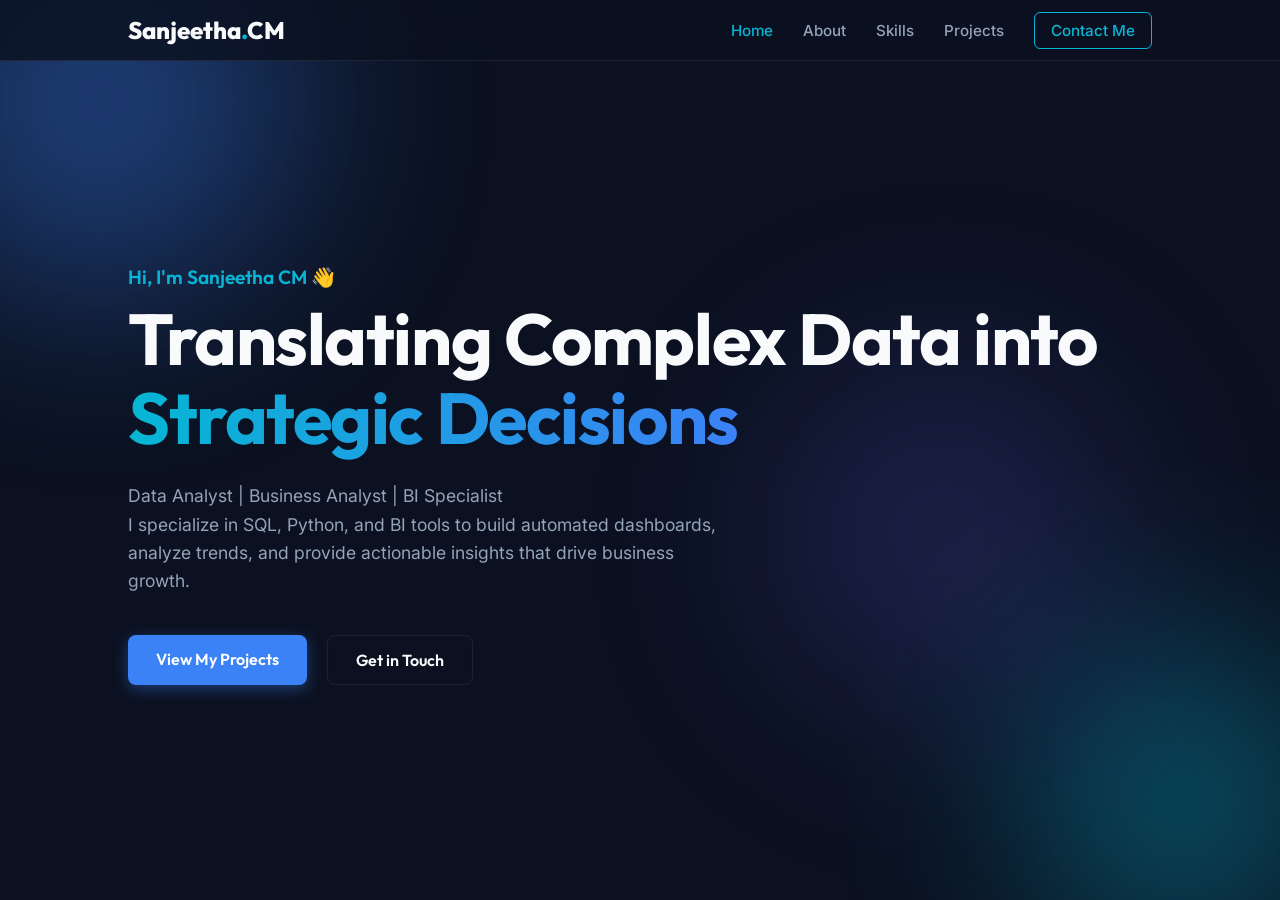
<file: index.html>
<!DOCTYPE html>
<html lang="en">

<head>
    <meta charset="UTF-8">
    <meta name="viewport" content="width=device-width, initial-scale=1.0">
    <title>Home | Sanjeetha CM</title>
    <link
        href="https://fonts.googleapis.com/css2?family=Inter:wght@300;400;500;600;700&family=Outfit:wght@400;700;800&display=swap"
        rel="stylesheet">
    <link rel="stylesheet" href="style.css">
</head>

<body class="page-home">
    <div class="background-effects">
        <div class="blob blob-1"></div>
        <div class="blob blob-2"></div>
        <div class="blob blob-3"></div>
    </div>

    <nav class="navbar scrolled">
        <div class="nav-container">
            <a href="index.html" class="logo">Sanjeetha<span class="highlight">.</span>CM</a>
            <ul class="nav-links">
                <li><a href="index.html" class="active">Home</a></li>
                <li><a href="about.html">About</a></li>
                <li><a href="skills.html">Skills</a></li>
                <li><a href="projects.html">Projects</a></li>
                <li><a href="contact.html" class="btn-nav">Contact Me</a></li>
            </ul>
        </div>
    </nav>

    <section class="hero section page-content">
        <div class="hero-content reveal">
            <p class="greeting">Hi, I'm Sanjeetha CM 👋</p>
            <h1 class="hero-title">Translating Complex Data into <br><span class="gradient-text">Strategic
                    Decisions</span></h1>
            <p class="hero-subtitle">Data Analyst | Business Analyst | BI Specialist<br>I specialize in SQL, Python, and
                BI tools to build automated dashboards, analyze trends, and provide actionable insights that drive
                business growth.</p>
            <div class="cta-group">
                <a href="projects.html" class="btn btn-primary">View My Projects</a>
                <a href="contact.html" class="btn btn-secondary">Get in Touch</a>
            </div>
        </div>
    </section>

    <script src="script.js"></script>
</body>

</html>
</file>
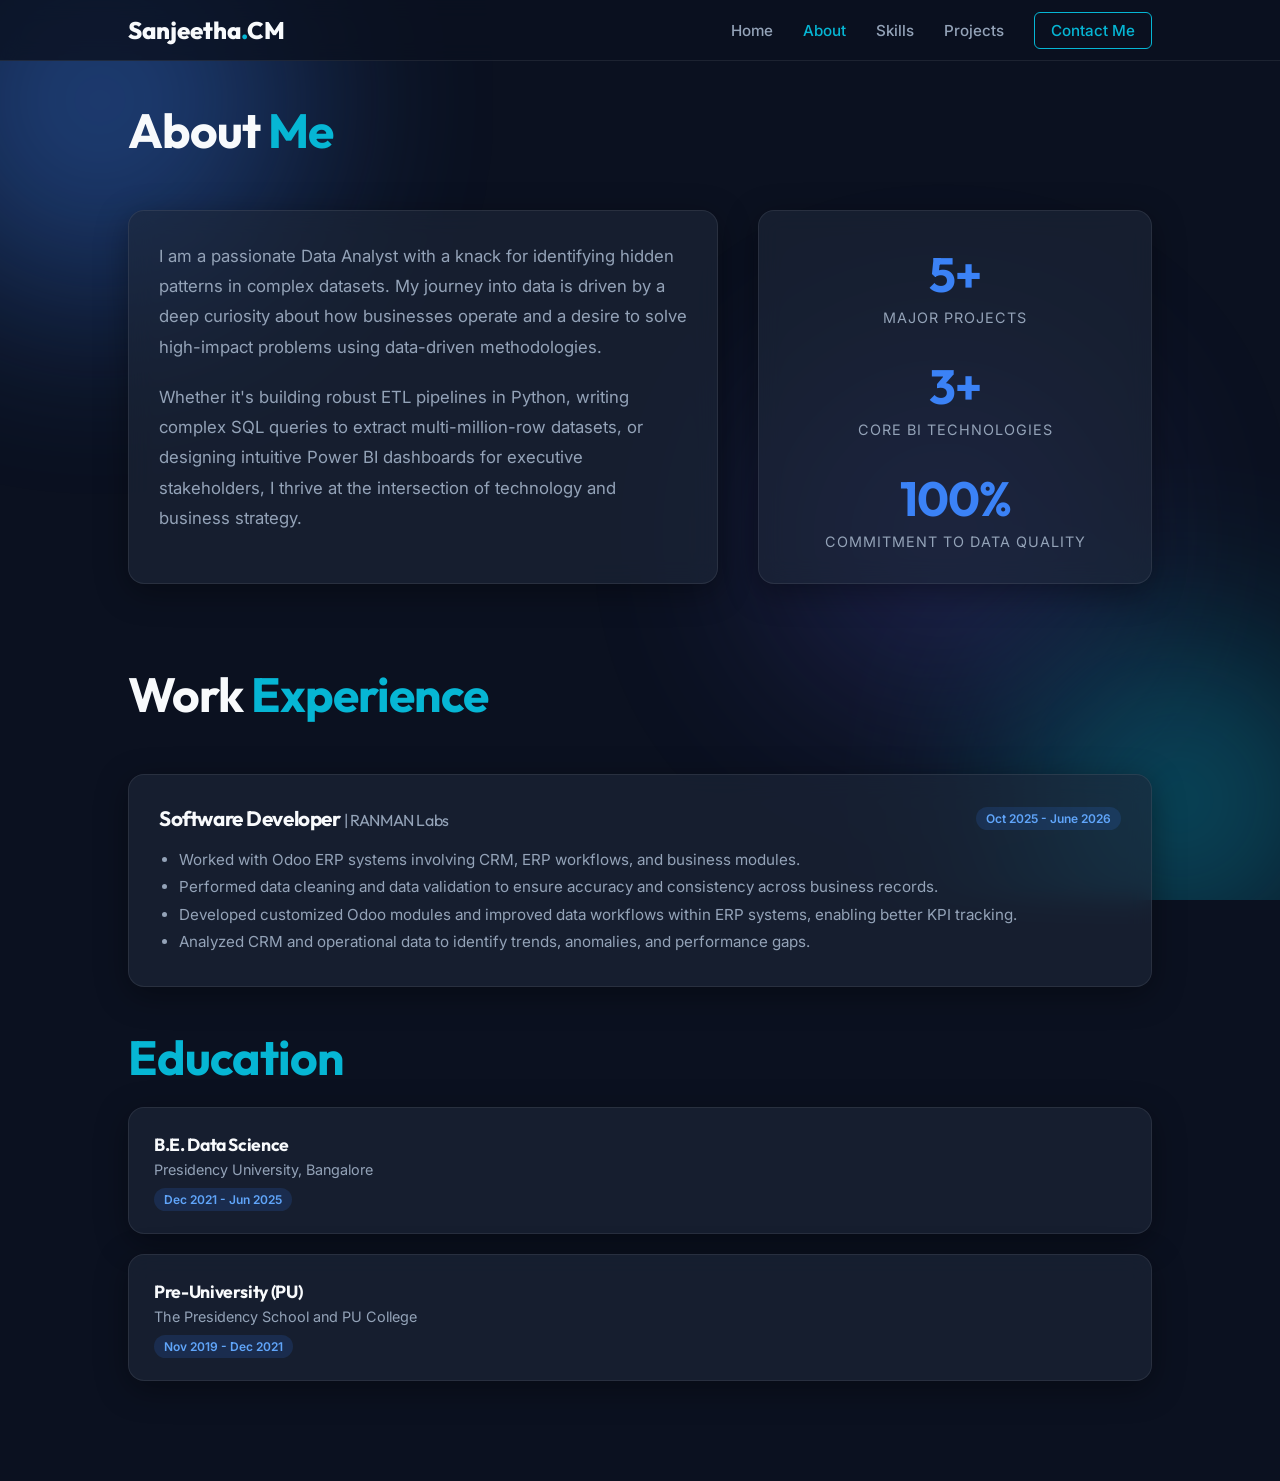
<file: about.html>
<!DOCTYPE html>
<html lang="en">

<head>
    <meta charset="UTF-8">
    <meta name="viewport" content="width=device-width, initial-scale=1.0">
    <title>About | Sanjeetha CM</title>
    <link
        href="https://fonts.googleapis.com/css2?family=Inter:wght@300;400;500;600;700&family=Outfit:wght@400;700;800&display=swap"
        rel="stylesheet">
    <link rel="stylesheet" href="style.css">
</head>

<body class="page-about">
    <div class="background-effects">
        <div class="blob blob-1"></div>
        <div class="blob blob-2"></div>
        <div class="blob blob-3"></div>
    </div>

    <nav class="navbar scrolled">
        <div class="nav-container">
            <a href="index.html" class="logo">Sanjeetha<span class="highlight">.</span>CM</a>
            <ul class="nav-links">
                <li><a href="index.html">Home</a></li>
                <li><a href="about.html" class="active">About</a></li>
                <li><a href="skills.html">Skills</a></li>
                <li><a href="projects.html">Projects</a></li>
                <li><a href="contact.html" class="btn-nav">Contact Me</a></li>
            </ul>
        </div>
    </nav>

    <section class="about section page-content">
        <div class="section-header reveal">
            <h2>About <span class="highlight">Me</span></h2>
        </div>
        <div class="about-grid reveal">
            <div class="about-text glass-card">
                <p>I am a passionate Data Analyst with a knack for identifying hidden patterns in complex datasets. My
                    journey into data is driven by a deep curiosity about how businesses operate and a desire to solve
                    high-impact problems using data-driven methodologies.</p>
                <p>Whether it's building robust ETL pipelines in Python, writing complex SQL queries to extract
                    multi-million-row datasets, or designing intuitive Power BI dashboards for executive stakeholders, I
                    thrive at the intersection of technology and business strategy.</p>
            </div>
            <div class="about-stats glass-card">
                <div class="stat-item">
                    <h3>5+</h3>
                    <p>Major Projects</p>
                </div>
                <div class="stat-item">
                    <h3>3+</h3>
                    <p>Core BI Technologies</p>
                </div>
                <div class="stat-item">
                    <h3>100%</h3>
                    <p>Commitment to Data Quality</p>
                </div>
            </div>
        </div>

        <!-- Experience Section -->
        <div class="section-header reveal" style="margin-top: 80px;">
            <h2>Work <span class="highlight">Experience</span></h2>
        </div>
        <div class="glass-card hover-lift reveal" style="margin-bottom: 40px; padding: 30px;">
            <div style="display: flex; justify-content: space-between; align-items: center; margin-bottom: 15px;">
                <h3 style="font-size: 1.3rem;">Software Developer <span
                        style="color:var(--text-secondary); font-size: 1rem; font-weight: normal;">| RANMAN Labs</span>
                </h3>
                <span class="pill" style="margin: 0;">Oct 2025 - June 2026</span>
            </div>
            <ul style="color: var(--text-secondary); line-height: 1.8; margin-left: 20px; font-size: 0.95rem;">
                <li>Worked with Odoo ERP systems involving CRM, ERP workflows, and business modules.</li>
                <li>Performed data cleaning and data validation to ensure accuracy and consistency across business
                    records.</li>
                <li>Developed customized Odoo modules and improved data workflows within ERP systems, enabling better
                    KPI tracking.</li>
                <li>Analyzed CRM and operational data to identify trends, anomalies, and performance gaps.</li>
            </ul>
        </div>

        <!-- Education & Certifications Grid -->
        <div style="display: grid; grid-template-columns: repeat(auto-fit, minmax(300px, 1fr)); gap: 40px;"
            class="reveal">

            <!-- Education -->
            <div>
                <div class="section-header" style="margin-bottom: 20px;">
                    <h2><span class="highlight">Education</span></h2>
                </div>
                <div class="glass-card hover-lift" style="padding: 25px; margin-bottom: 20px;">
                    <h3 style="margin-bottom: 5px; font-size: 1.1rem;">B.E. Data Science</h3>
                    <p style="color: var(--text-secondary); font-size: 0.9rem; margin-bottom: 10px;">Presidency
                        University, Bangalore</p>
                    <span class="pill">Dec 2021 - Jun 2025</span>
                </div>
                <div class="glass-card hover-lift" style="padding: 25px;">
                    <h3 style="margin-bottom: 5px; font-size: 1.1rem;">Pre-University (PU)</h3>
                    <p style="color: var(--text-secondary); font-size: 0.9rem; margin-bottom: 10px;">The Presidency
                        School and PU College</p>
                    <span class="pill">Nov 2019 - Dec 2021</span>
                </div>
            </div>

            <!-- Certifications -->

        </div>
    </section>

    <script src="script.js"></script>
</body>

</html>
</file>
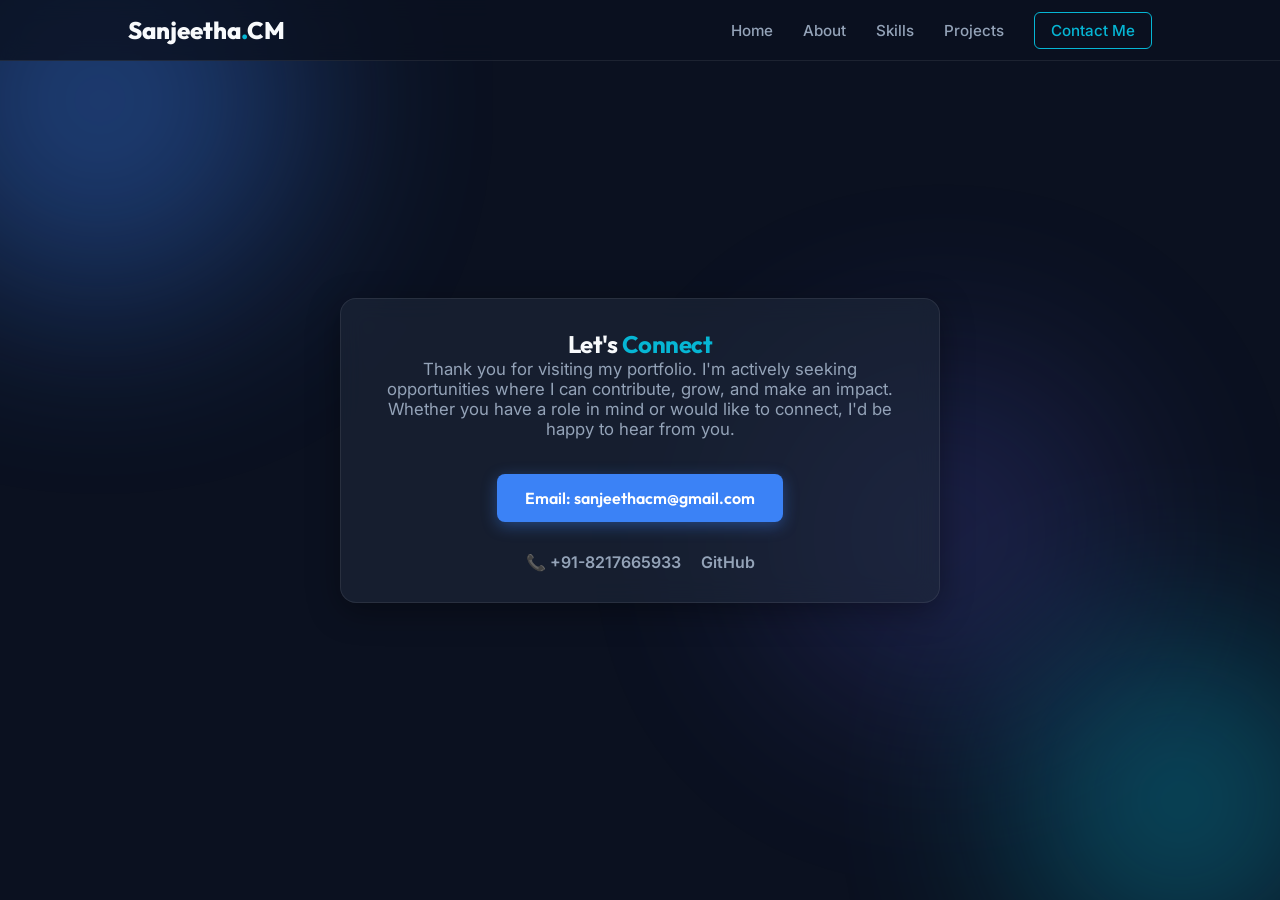
<file: contact.html>
<!DOCTYPE html>
<html lang="en">

<head>
    <meta charset="UTF-8">
    <meta name="viewport" content="width=device-width, initial-scale=1.0">
    <title>Contact | Sanjeetha CM</title>
    <link
        href="https://fonts.googleapis.com/css2?family=Inter:wght@300;400;500;600;700&family=Outfit:wght@400;700;800&display=swap"
        rel="stylesheet">
    <link rel="stylesheet" href="style.css">
</head>

<body class="page-contact">
    <div class="background-effects">
        <div class="blob blob-1"></div>
        <div class="blob blob-2"></div>
        <div class="blob blob-3"></div>
    </div>

    <nav class="navbar scrolled">
        <div class="nav-container">
            <a href="index.html" class="logo">Sanjeetha<span class="highlight">.</span>CM</a>
            <ul class="nav-links">
                <li><a href="index.html">Home</a></li>
                <li><a href="about.html">About</a></li>
                <li><a href="skills.html">Skills</a></li>
                <li><a href="projects.html">Projects</a></li>
                <li><a href="contact.html" class="btn-nav active">Contact Me</a></li>
            </ul>
        </div>
    </nav>

    <section class="contact section page-content">
        <div class="glass-card contact-card reveal text-center">
            <h2>Let's <span class="highlight">Connect</span></h2>
            <!-- <p>I am actively seeking Data Analyst opportunities.</p> -->
            <p>Thank you for visiting my portfolio. I'm actively seeking opportunities where I can contribute, grow, and
                make an impact. Whether you have a role in mind or would like to connect, I'd be happy to hear from you.
            </p>
            <div class="contact-links">
                <a href="mailto:sanjeethacm@gmail.com" class="btn btn-primary"
                    style="margin-top: 20px; display: inline-block;">Email: sanjeethacm@gmail.com</a>
                <div class="social-links" style="margin-top: 30px; display: flex; justify-content: center; gap: 20px;">
                    <a href="tel:+918217665933" class="social-icon" style="white-space: nowrap;">📞 +91-8217665933</a>
                    <a href="https://github.com/SanjeethaCM" target="_blank" class="social-icon">GitHub</a>
                </div>
            </div>
        </div>
    </section>

    <script src="script.js"></script>
</body>

</html>
</file>
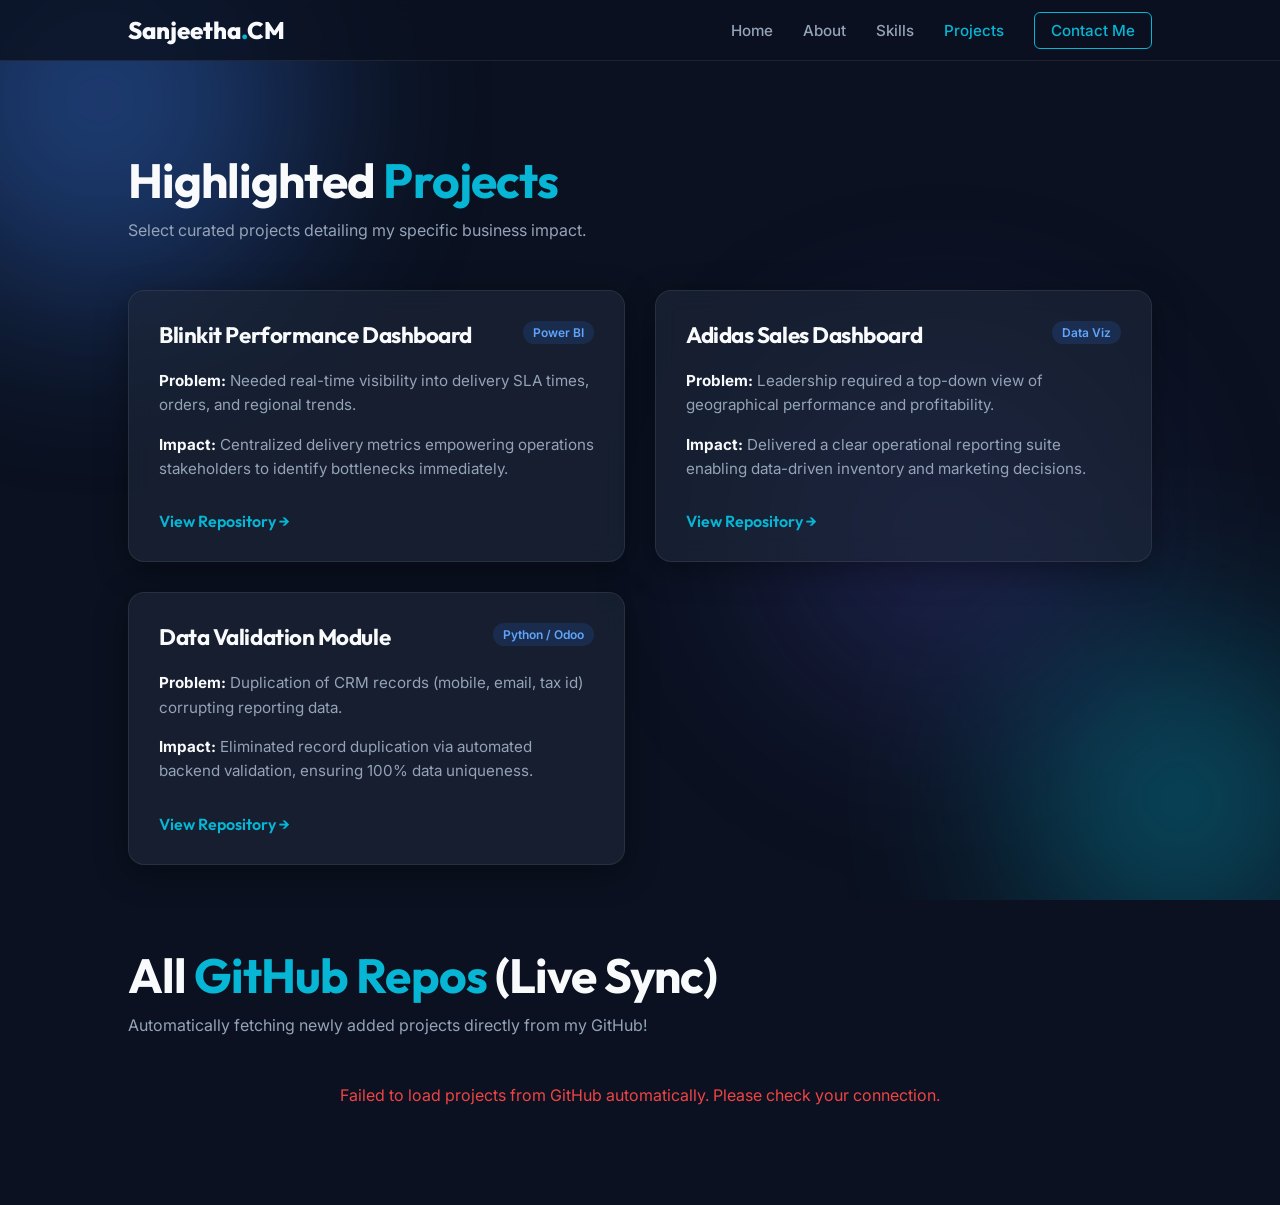
<file: projects.html>
<!DOCTYPE html>
<html lang="en">

<head>
    <meta charset="UTF-8">
    <meta name="viewport" content="width=device-width, initial-scale=1.0">
    <title>Projects | Sanjeetha CM</title>
    <link
        href="https://fonts.googleapis.com/css2?family=Inter:wght@300;400;500;600;700&family=Outfit:wght@400;700;800&display=swap"
        rel="stylesheet">
    <link rel="stylesheet" href="style.css">
</head>

<body class="page-projects">
    <div class="background-effects">
        <div class="blob blob-1"></div>
        <div class="blob blob-2"></div>
        <div class="blob blob-3"></div>
    </div>

    <nav class="navbar scrolled">
        <div class="nav-container">
            <a href="index.html" class="logo">Sanjeetha<span class="highlight">.</span>CM</a>
            <ul class="nav-links">
                <li><a href="index.html">Home</a></li>
                <li><a href="about.html">About</a></li>
                <li><a href="skills.html">Skills</a></li>
                <li><a href="projects.html" class="active">Projects</a></li>
                <li><a href="contact.html" class="btn-nav">Contact Me</a></li>
            </ul>
        </div>
    </nav>

    <section class="projects section page-content" style="padding-top: 150px;">
        <!-- Curated Top Projects -->
        <div class="section-header reveal">
            <h2>Highlighted <span class="highlight">Projects</span></h2>
            <p style="color:var(--text-secondary); margin-top:10px;">Select curated projects detailing my specific
                business impact.</p>
        </div>
        <div class="projects-grid reveal" style="margin-bottom: 80px;">
            <div class="project-card glass-card hover-lift">
                <div class="project-content">
                    <div class="project-header">
                        <h3>Blinkit Performance Dashboard</h3>
                        <span class="pill">Power BI</span>
                    </div>
                    <p class="business-problem"><strong>Problem:</strong> Needed real-time visibility into delivery SLA
                        times, orders, and regional trends.</p>
                    <p class="business-impact"><strong>Impact:</strong> Centralized delivery metrics empowering
                        operations stakeholders to identify bottlenecks immediately.</p>
                    <a href="https://github.com/SanjeethaCM/Blinkit-Dashboard" target="_blank" class="project-link">View
                        Repository &rarr;</a>
                </div>
            </div>

            <div class="project-card glass-card hover-lift">
                <div class="project-content">
                    <div class="project-header">
                        <h3>Adidas Sales Dashboard</h3>
                        <span class="pill">Data Viz</span>
                    </div>
                    <p class="business-problem"><strong>Problem:</strong> Leadership required a top-down view of
                        geographical performance and profitability.</p>
                    <p class="business-impact"><strong>Impact:</strong> Delivered a clear operational reporting suite
                        enabling data-driven inventory and marketing decisions.</p>
                    <a href="https://github.com/SanjeethaCM/Adidas-Dashboard" target="_blank" class="project-link">View
                        Repository &rarr;</a>
                </div>
            </div>

            <div class="project-card glass-card hover-lift">
                <div class="project-content">
                    <div class="project-header">
                        <h3>Data Validation Module</h3>
                        <span class="pill">Python / Odoo</span>
                    </div>
                    <p class="business-problem"><strong>Problem:</strong> Duplication of CRM records (mobile, email, tax
                        id) corrupting reporting data.</p>
                    <p class="business-impact"><strong>Impact:</strong> Eliminated record duplication via automated
                        backend validation, ensuring 100% data uniqueness.</p>
                    <a href="https://github.com/SanjeethaCM/Unique-Mobile-no-mails-tax-ID" target="_blank"
                        class="project-link">View Repository &rarr;</a>
                </div>
            </div>
        </div>

        <!-- Dynamic Live Sync Projects -->
        <div class="section-header reveal">
            <h2>All <span class="highlight">GitHub Repos</span> (Live Sync)</h2>
            <p style="color:var(--text-secondary); margin-top:10px;">Automatically fetching newly added projects
                directly from my GitHub!</p>
        </div>
        <div class="projects-grid reveal" id="dynamic-projects">
            <p style="color: var(--accent-cyan); text-align: center; width: 100%;">Loading latest projects from
                GitHub...</p>
        </div>
    </section>

    <script src="script.js"></script>
</body>

</html>
</file>
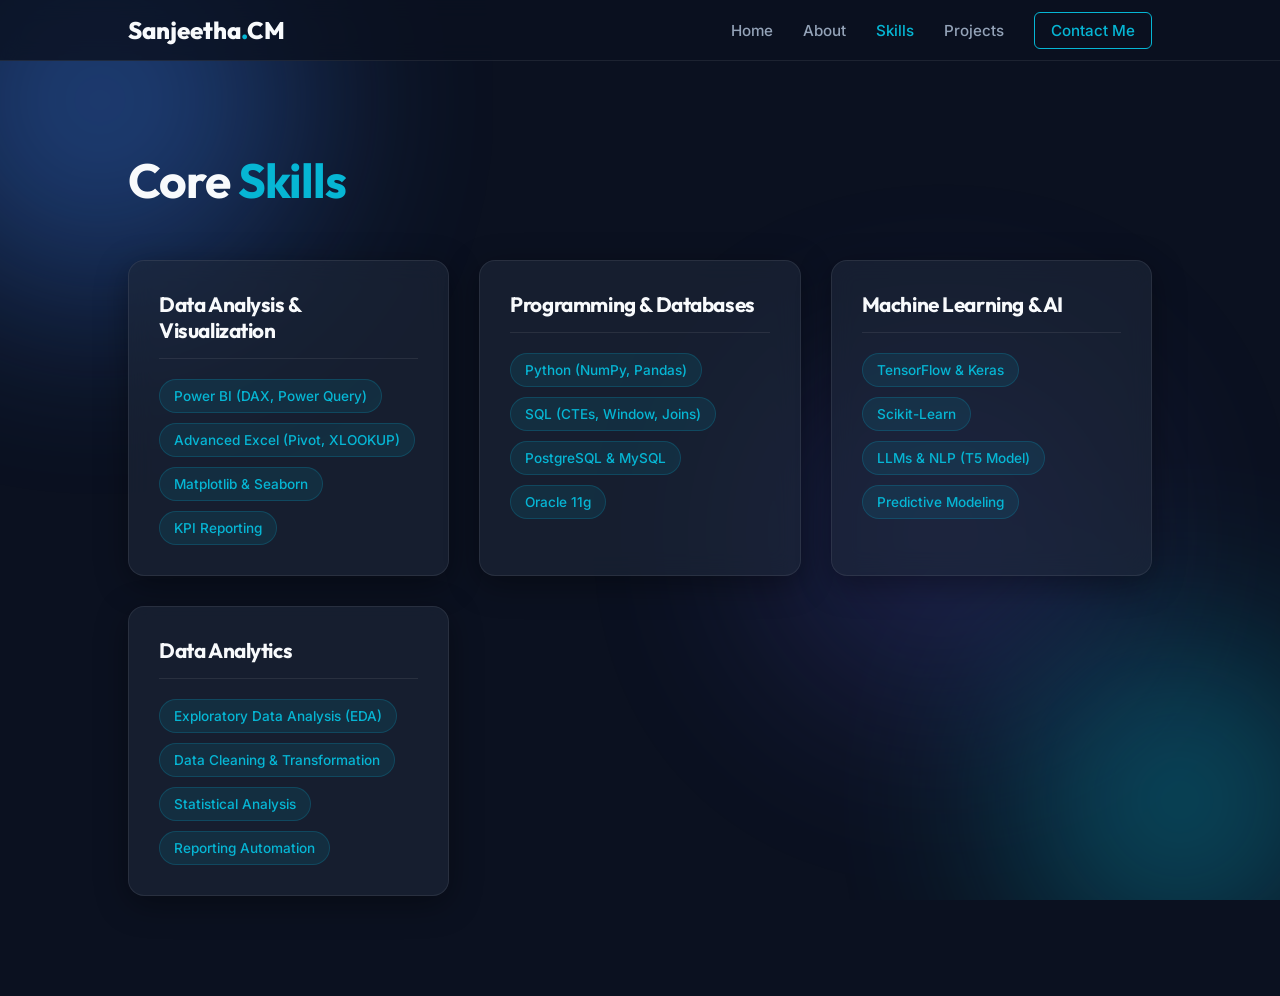
<file: skills.html>
<!DOCTYPE html>
<html lang="en">

<head>
    <meta charset="UTF-8">
    <meta name="viewport" content="width=device-width, initial-scale=1.0">
    <title>Skills | Sanjeetha CM</title>
    <link
        href="https://fonts.googleapis.com/css2?family=Inter:wght@300;400;500;600;700&family=Outfit:wght@400;700;800&display=swap"
        rel="stylesheet">
    <link rel="stylesheet" href="style.css">
</head>

<body class="page-skills">
    <div class="background-effects">
        <div class="blob blob-1"></div>
        <div class="blob blob-2"></div>
        <div class="blob blob-3"></div>
    </div>

    <nav class="navbar scrolled">
        <div class="nav-container">
            <a href="index.html" class="logo">Sanjeetha<span class="highlight">.</span>CM</a>
            <ul class="nav-links">
                <li><a href="index.html">Home</a></li>
                <li><a href="about.html">About</a></li>
                <li><a href="skills.html" class="active">Skills</a></li>
                <li><a href="projects.html">Projects</a></li>
                <li><a href="contact.html" class="btn-nav">Contact Me</a></li>
            </ul>
        </div>
    </nav>

    <section class="skills section page-content" style="padding-top: 150px;">
        <div class="section-header reveal">
            <h2>Core <span class="highlight">Skills</span></h2>
        </div>
        <div class="skills-grid reveal">
            <!-- Data Analysis & Visualization -->
            <div class="skill-category glass-card hover-lift">
                <h3>Data Analysis & Visualization</h3>
                <div class="skill-tags">
                    <span class="tag">Power BI (DAX, Power Query)</span>
                    <span class="tag">Advanced Excel (Pivot, XLOOKUP)</span>
                    <span class="tag">Matplotlib & Seaborn</span>
                    <span class="tag">KPI Reporting</span>
                </div>
            </div>

            <!-- Programming & Databases -->
            <div class="skill-category glass-card hover-lift">
                <h3>Programming & Databases</h3>
                <div class="skill-tags">
                    <span class="tag">Python (NumPy, Pandas)</span>
                    <span class="tag">SQL (CTEs, Window, Joins)</span>
                    <span class="tag">PostgreSQL & MySQL</span>
                    <span class="tag">Oracle 11g</span>
                </div>
            </div>

            <!-- Machine Learning & AI -->
            <div class="skill-category glass-card hover-lift">
                <h3>Machine Learning & AI</h3>
                <div class="skill-tags">
                    <span class="tag">TensorFlow & Keras</span>
                    <span class="tag">Scikit-Learn</span>
                    <span class="tag">LLMs & NLP (T5 Model)</span>
                    <span class="tag">Predictive Modeling</span>
                </div>
            </div>

            <!-- Core Competencies -->
            <div class="skill-category glass-card hover-lift">
                <h3>Data Analytics</h3>
                <div class="skill-tags">
                    <span class="tag">Exploratory Data Analysis (EDA)</span>
                    <span class="tag">Data Cleaning & Transformation</span>
                    <span class="tag">Statistical Analysis</span>
                    <span class="tag">Reporting Automation</span>
                </div>
            </div>
        </div>
    </section>

    <script src="script.js"></script>
</body>

</html>
</file>
<file: style.css>
/* =========================================
   CSS CUSTOM VARIABLES & RESET
========================================= */
:root {
  --bg-color: #0B1120;
  --text-primary: #F8FAFC;
  --text-secondary: #94A3B8;
  --accent-cyan: #06b6d4;
  --accent-blue: #3b82f6;
  --glass-bg: rgba(30, 41, 59, 0.6);
  --glass-border: rgba(255, 255, 255, 0.08);
  --glass-shadow: 0 8px 32px 0 rgba(0, 0, 0, 0.36);
  
  --font-heading: 'Outfit', sans-serif;
  --font-body: 'Inter', sans-serif;
}

* {
  margin: 0;
  padding: 0;
  box-sizing: border-box;
}

html {
  scroll-behavior: smooth;
  font-family: var(--font-body);
  color: var(--text-primary);
  background-color: var(--bg-color);
  overflow-x: hidden;
}

body {
  position: relative;
  overflow-x: hidden;
}

/* =========================================
   BACKGROUND ANIMATIONS
========================================= */
.background-effects {
  position: fixed;
  top: 0;
  left: 0;
  width: 100vw;
  height: 100vh;
  z-index: -1;
  overflow: hidden;
}

.blob {
  position: absolute;
  filter: blur(100px);
  opacity: 0.4;
  border-radius: 50%;
  animation: float 20s infinite alternate cubic-bezier(0.5, 0, 0.5, 1);
}

.blob-1 {
  background: var(--accent-blue);
  width: 400px;
  height: 400px;
  top: -100px;
  left: -100px;
}

.blob-2 {
  background: var(--accent-cyan);
  width: 300px;
  height: 300px;
  bottom: -50px;
  right: -50px;
  animation-delay: -5s;
}

.blob-3 {
  background: #6366f1;
  width: 350px;
  height: 350px;
  top: 40%;
  left: 60%;
  animation-delay: -10s;
  opacity: 0.2;
}

@keyframes float {
  0% { transform: translate(0, 0) scale(1); }
  100% { transform: translate(50px, 50px) scale(1.1); }
}

/* =========================================
   TYPOGRAPHY & UTILITIES
========================================= */
h1, h2, h3, h4 {
  font-family: var(--font-heading);
  letter-spacing: -0.02em;
}

.highlight {
  color: var(--accent-cyan);
}

.gradient-text {
  background: linear-gradient(90deg, var(--accent-cyan), var(--accent-blue));
  -webkit-background-clip: text;
  -webkit-text-fill-color: transparent;
  background-clip: text;
}

.section {
  padding: 100px 10%;
  min-height: 100vh;
  display: flex;
  flex-direction: column;
  justify-content: center;
}

.section-header {
  margin-bottom: 50px;
}

.section-header h2 {
  font-size: 3rem;
  font-weight: 700;
}

.text-center { text-align: center; }

/* =========================================
   GLASSMORPHISM COMPONENTS
========================================= */
.glass-card {
  background: var(--glass-bg);
  backdrop-filter: blur(12px);
  -webkit-backdrop-filter: blur(12px);
  border: 1px solid var(--glass-border);
  border-radius: 16px;
  padding: 30px;
  box-shadow: var(--glass-shadow);
  transition: transform 0.3s ease, border-color 0.3s ease, box-shadow 0.3s ease;
}

.hover-lift:hover {
  transform: translateY(-8px);
  border-color: rgba(255,255,255,0.2);
  box-shadow: 0 15px 40px 0 rgba(6, 182, 212, 0.15);
}

/* =========================================
   BUTTONS
========================================= */
.btn {
  display: inline-block;
  padding: 14px 28px;
  border-radius: 8px;
  font-weight: 600;
  text-decoration: none;
  font-family: var(--font-heading);
  transition: all 0.3s ease;
  cursor: pointer;
  border: none;
}

.btn-primary {
  background: var(--accent-blue);
  color: #fff;
  box-shadow: 0 4px 15px rgba(59, 130, 246, 0.4);
}

.btn-primary:hover {
  background: #2563eb;
  transform: translateY(-2px);
  box-shadow: 0 6px 20px rgba(59, 130, 246, 0.6);
}

.btn-secondary {
  background: transparent;
  color: var(--text-primary);
  border: 1px solid var(--glass-border);
  backdrop-filter: blur(5px);
}

.btn-secondary:hover {
  border-color: var(--text-primary);
  background: rgba(255, 255, 255, 0.05);
}

/* =========================================
   NAVIGATION
========================================= */
.navbar {
  position: fixed;
  top: 0;
  width: 100%;
  padding: 20px 10%;
  z-index: 1000;
  transition: all 0.3s ease;
}

.navbar.scrolled {
  background: rgba(11, 17, 32, 0.8);
  backdrop-filter: blur(10px);
  padding: 15px 10%;
  border-bottom: 1px solid var(--glass-border);
}

.nav-container {
  display: flex;
  justify-content: space-between;
  align-items: center;
}

.logo {
  font-family: var(--font-heading);
  font-size: 1.5rem;
  font-weight: 800;
  text-decoration: none;
  color: var(--text-primary);
}

.nav-links {
  list-style: none;
  display: flex;
  gap: 30px;
  align-items: center;
}

.nav-links a {
  color: var(--text-secondary);
  text-decoration: none;
  font-size: 0.95rem;
  font-weight: 500;
  transition: color 0.3s;
}

.nav-links a:hover, .nav-links a.active {
  color: var(--accent-cyan);
}

.btn-nav {
  padding: 8px 16px;
  border: 1px solid var(--accent-cyan);
  border-radius: 6px;
  color: var(--accent-cyan) !important;
}
.btn-nav:hover {
  background: var(--accent-cyan);
  color: #fff !important;
}

/* =========================================
   HERO SECTION
========================================= */
.hero {
  padding-top: 150px;
}

.greeting {
  font-size: 1.2rem;
  color: var(--accent-cyan);
  margin-bottom: 10px;
  font-family: var(--font-heading);
  font-weight: 600;
}

.hero-title {
  font-size: 4.5rem;
  line-height: 1.1;
  margin-bottom: 25px;
}

.hero-subtitle {
  font-size: 1.1rem;
  color: var(--text-secondary);
  max-width: 600px;
  line-height: 1.6;
  margin-bottom: 40px;
}

.cta-group {
  display: flex;
  gap: 20px;
}

/* =========================================
   ABOUT SECTION
========================================= */
.about-grid {
  display: grid;
  grid-template-columns: 3fr 2fr;
  gap: 40px;
}

.about-text p {
  color: var(--text-secondary);
  line-height: 1.8;
  margin-bottom: 20px;
  font-size: 1.05rem;
}

.about-stats {
  display: flex;
  flex-direction: column;
  justify-content: center;
  gap: 30px;
  text-align: center;
}

.stat-item h3 {
  font-size: 3rem;
  color: var(--accent-blue);
  margin-bottom: 5px;
}

.stat-item p {
  color: var(--text-secondary);
  font-size: 0.9rem;
  text-transform: uppercase;
  letter-spacing: 1px;
}

/* =========================================
   SKILLS SECTION
========================================= */
.skills-grid {
  display: grid;
  grid-template-columns: repeat(auto-fit, minmax(300px, 1fr));
  gap: 30px;
}

.skill-category h3 {
  margin-bottom: 20px;
  font-size: 1.3rem;
  color: var(--text-primary);
  border-bottom: 1px solid var(--glass-border);
  padding-bottom: 15px;
}

.skill-tags {
  display: flex;
  flex-wrap: wrap;
  gap: 10px;
}

.tag {
  background: rgba(6, 182, 212, 0.1);
  color: var(--accent-cyan);
  padding: 8px 14px;
  border-radius: 20px;
  font-size: 0.85rem;
  font-weight: 500;
  border: 1px solid rgba(6, 182, 212, 0.2);
}

/* =========================================
   PROJECTS SECTION
========================================= */
.projects-grid {
  display: grid;
  grid-template-columns: repeat(auto-fit, minmax(350px, 1fr));
  gap: 30px;
}

.project-card {
  display: flex;
  flex-direction: column;
  justify-content: space-between;
}

.project-header {
  display: flex;
  justify-content: space-between;
  align-items: flex-start;
  margin-bottom: 20px;
}

.project-header h3 {
  font-size: 1.4rem;
  margin-right: 15px;
}

.pill {
  background: rgba(59, 130, 246, 0.15);
  color: #60a5fa;
  padding: 4px 10px;
  border-radius: 12px;
  font-size: 0.75rem;
  font-weight: 600;
  white-space: nowrap;
}

.business-problem, .business-impact {
  color: var(--text-secondary);
  font-size: 0.95rem;
  line-height: 1.6;
  margin-bottom: 15px;
}

.business-problem strong, .business-impact strong {
  color: var(--text-primary);
}

.project-link {
  display: inline-block;
  margin-top: 15px;
  color: var(--accent-cyan);
  text-decoration: none;
  font-weight: 600;
  font-family: var(--font-heading);
  transition: transform 0.2s;
}

.project-link:hover {
  transform: translateX(5px);
}

/* =========================================
   CONTACT SECTION & FOOTER
========================================= */
.contact-card {
  max-width: 600px;
  margin: 0 auto;
}

.contact-card p {
  color: var(--text-secondary);
  margin-bottom: 15px;
  font-size: 1.05rem;
}

.social-icon {
  color: var(--text-secondary);
  text-decoration: none;
  font-weight: 600;
  transition: color 0.3s;
}

.social-icon:hover {
  color: var(--accent-cyan);
}

footer {
  text-align: center;
  padding: 30px;
  color: var(--text-secondary);
  font-size: 0.9rem;
  border-top: 1px solid var(--glass-border);
}

/* =========================================
   ANIMATIONS & RESPONSIVE
========================================= */
.reveal {
  opacity: 0;
  transform: translateY(30px);
  transition: opacity 0.8s ease-out, transform 0.8s ease-out;
}

.reveal.active {
  opacity: 1;
  transform: translateY(0);
}

@media (max-width: 768px) {
  .hero-title { font-size: 3rem; }
  .about-grid { grid-template-columns: 1fr; }
  .nav-links { display: none; }
}
</file>
